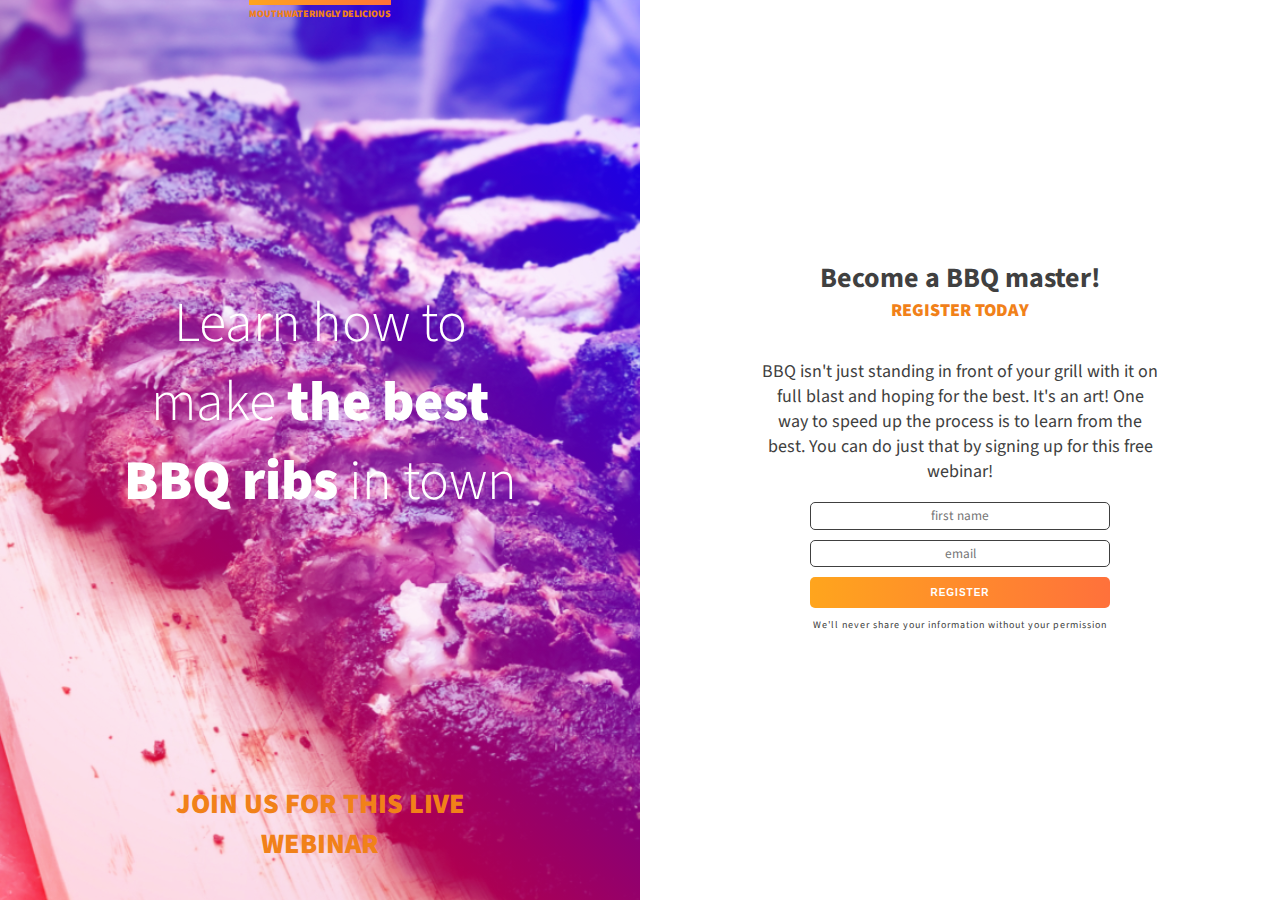
<file: BBQ_Splash_Page/index.html>
<!DOCTYPE html>
<html>
    <head>
        <title>Become a BBQ master!</title>
        <link href="https://fonts.googleapis.com/css?family=Source+Sans+Pro:300,400,900&display=swap" rel="stylesheet">
        <link href="style.css" rel="stylesheet">
    </head>
    <body>
        <div class="intro">
            <h1>Learn how to make <strong>the best BBQ ribs</strong> in town</h1>
            <p>Join us for this live webinar</p>
            <p class="top-text">Mouthwateringly delicious</p>
        </div>
        
        <div class="main-content">
            <h2>Become a BBQ master! </h2>
            <p>Register Today</p>
            <p>BBQ isn't just standing in front of your grill with it on full blast and hoping for the best. It's an art! One way to speed up the process is to learn from the best. You can do just that by signing up for this free webinar!</p>
            
            <form class="email-collector" action="#" method="POST">
                <input type="text" required placeholder="first name">
                <input type="email" required  placeholder="email">
                <button class="btn btn-primary" type="submit">Register</button>
            </form>
            
            <p class="fine-print">We'll never share your information without your permission</p>
        </div>
    </body>
</html>
</file>
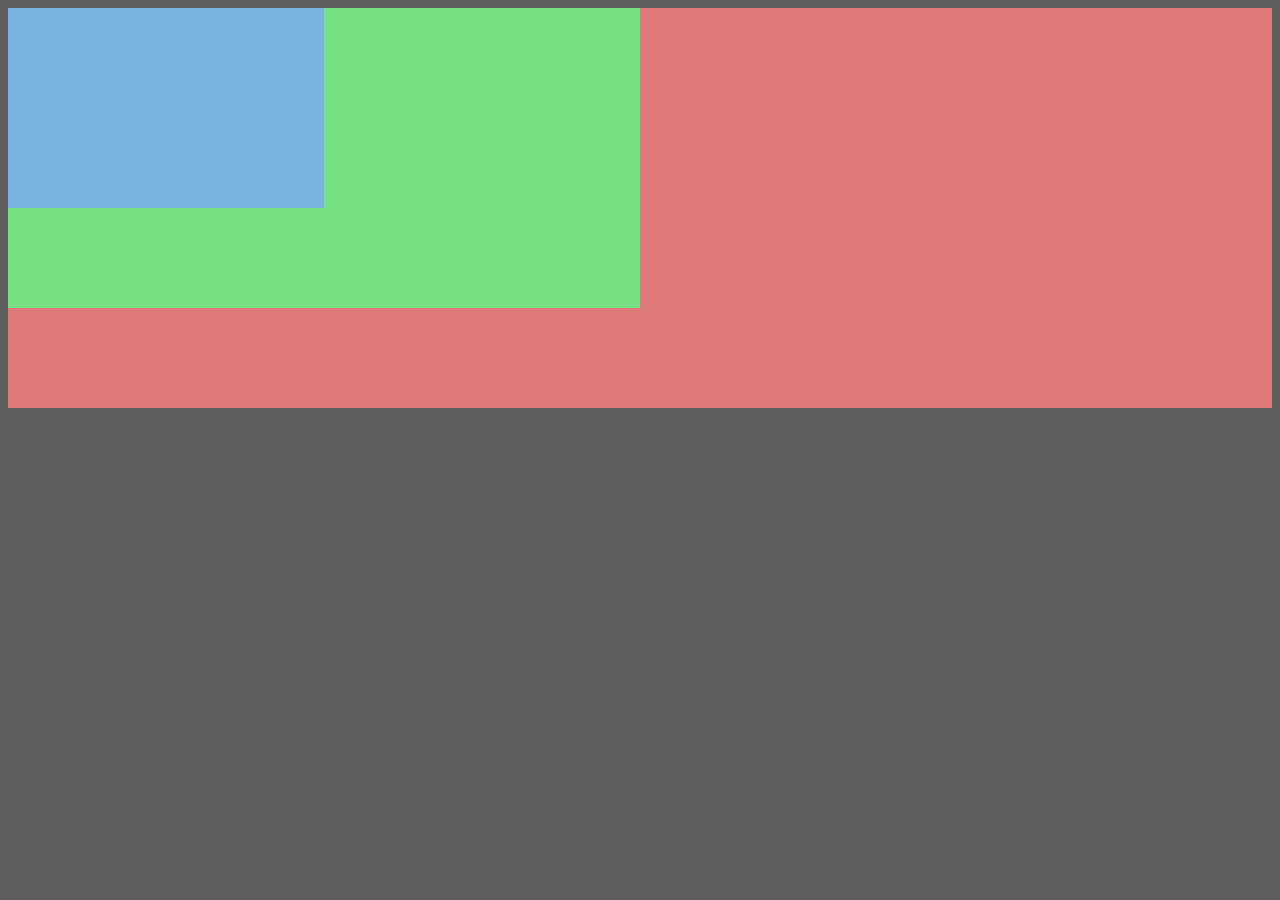
<file: CSS_Box/index.html>
<!DOCTYPE html>
<html>
<head>
	<link rel="stylesheet" type="text/css" href="styles.css">
	<title>CSS Challenge - Responsive Boxes</title>
</head>
<body>

<div class="box box-red">
	<div class="box box-green">
		<div class="box box-blue">
		</div>
	</div>
</div>

</body>
</html>
</file>
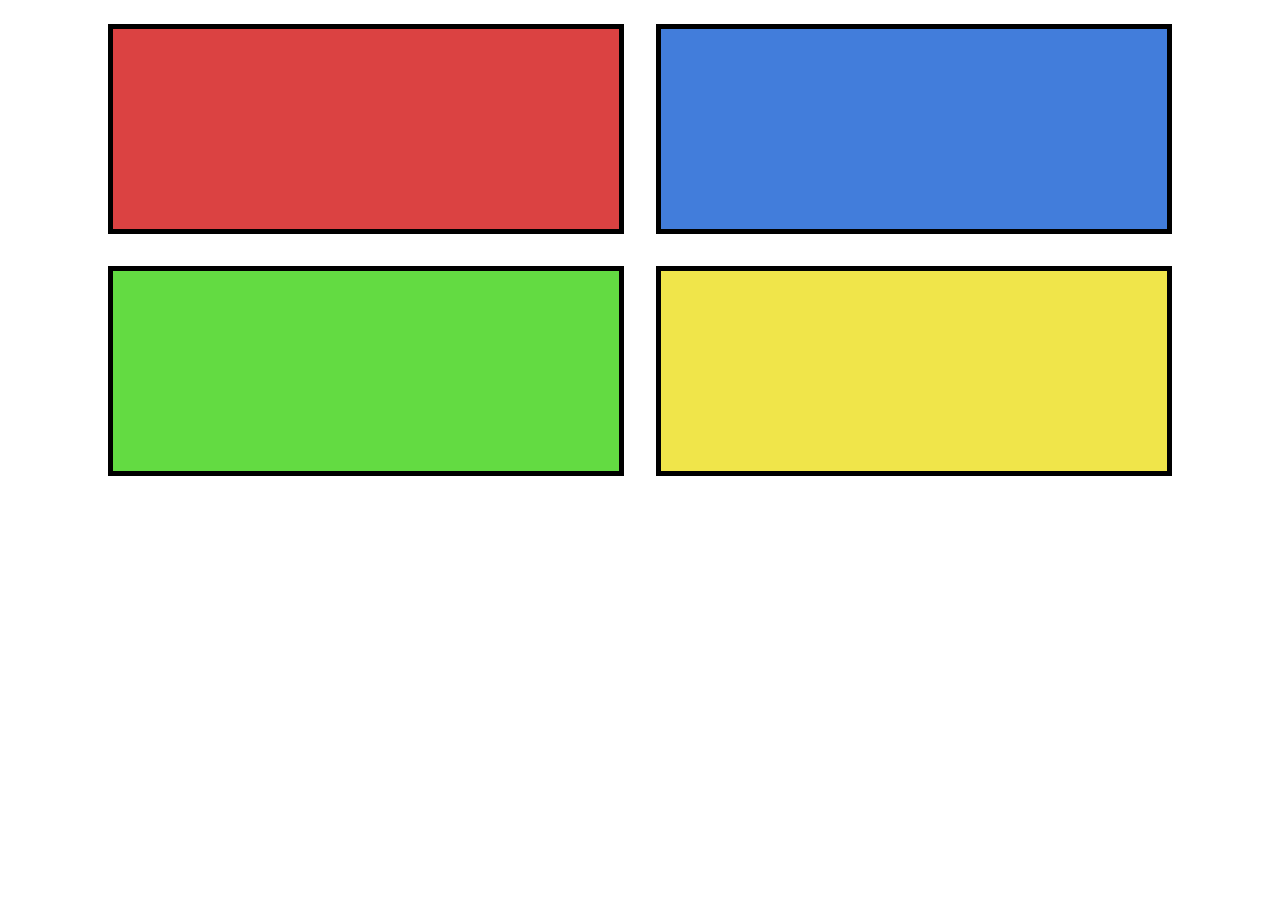
<file: Fix_Grid/index.html>
<!DOCTYPE html>
<html>
<head>
	<link rel="stylesheet" type="text/css" href="style.css">
	<title>CSS Challenge - Fix This Grid</title>
</head>
<body>

<div class="box box-red"></div>
<div class="box box-blue"></div>
<div class="box box-green"></div>
<div class="box box-yellow"></div>

</body>
</html>
</file>
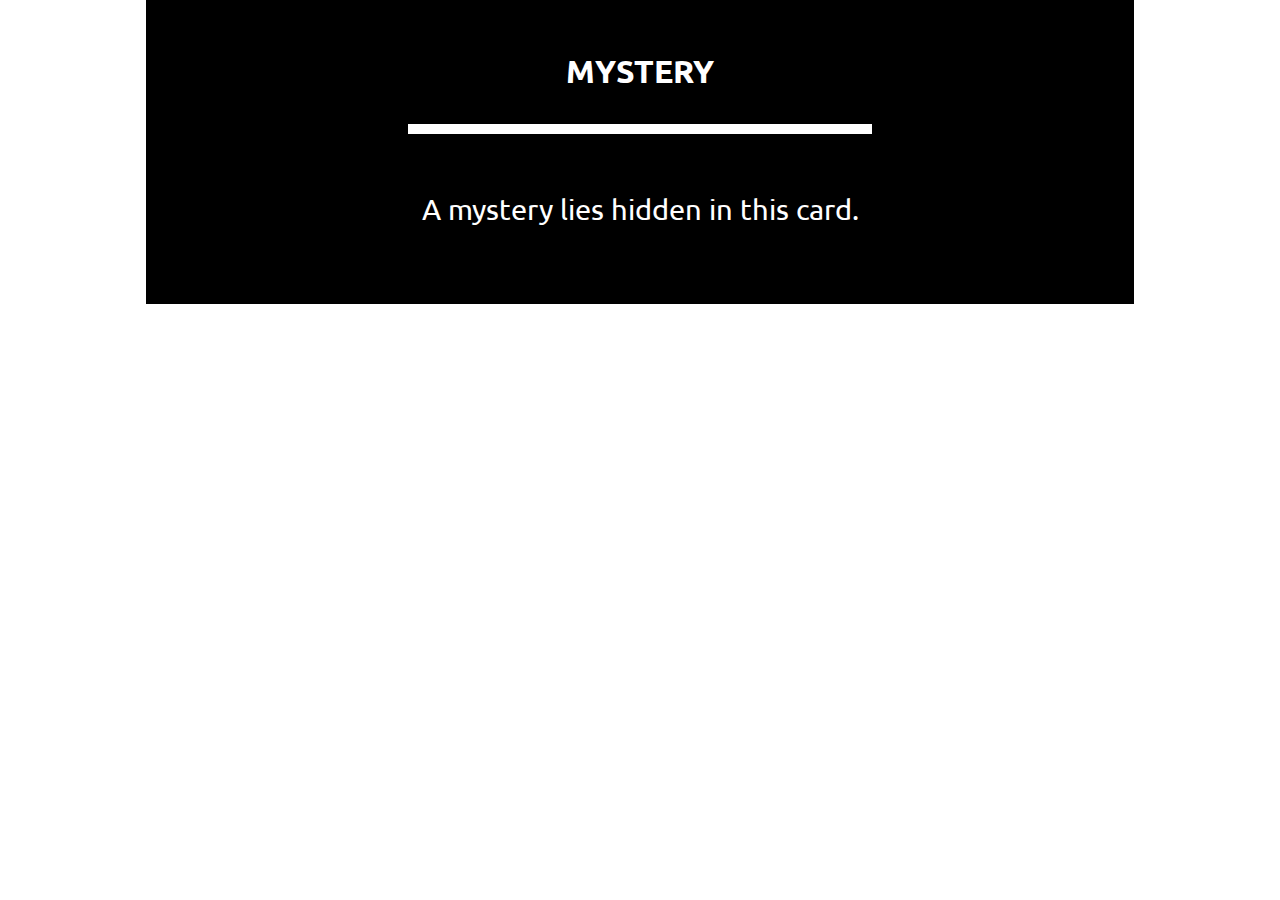
<file: Fix_The_Card/index.html>
<!DOCTYPE html>
<html>
<head>
	<link href="https://fonts.googleapis.com/css2?family=Ubuntu:wght@400;700&display=swap" rel="stylesheet">
	<link rel="stylesheet" type="text/css" href="style.css">
	<title>CSS Challenge - Fix This Card</title>
</head>
<body>
	<div class="card">
		<h1 class="title">Mystery</h1>
		<p class="text">A mystery lies hidden in this card.</p>
	</div>
</body>
</html>
</file>
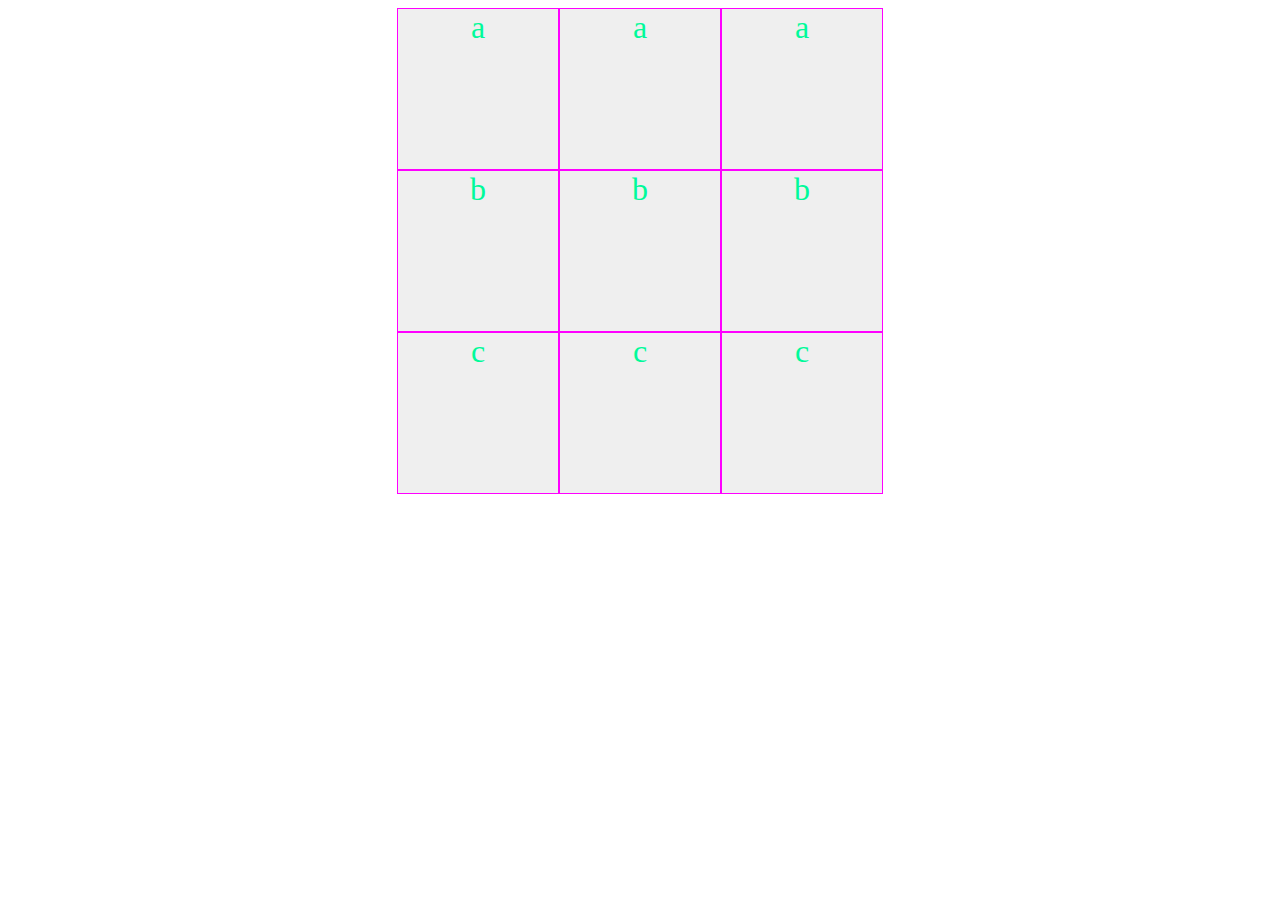
<file: myGames/index.html>
<!DOCTYPE html>
<html>
    <head>
        <title>My New Game</title>
        <link href="style.css" rel="stylesheet">
    </head>
    <body>
        <div class="box">
            <div class="row">
                <div class="col">
                    a
                </div>
                <div class="col">
                    b
                </div>
                <div class="col">
                    c
                </div>
            </div>
            <div class="row">
                <div class="col">
                    a
                </div>
                <div class="col">
                    b
                </div>
                <div class="col">
                    c
                </div>
            </div>
            <div class="row">
                <div class="col">
                    a
                </div>
                <div class="col">
                    b
                </div>
                <div class="col">
                    c
                </div>
            </div>
        </div>   
    </body>
</html>
</file>
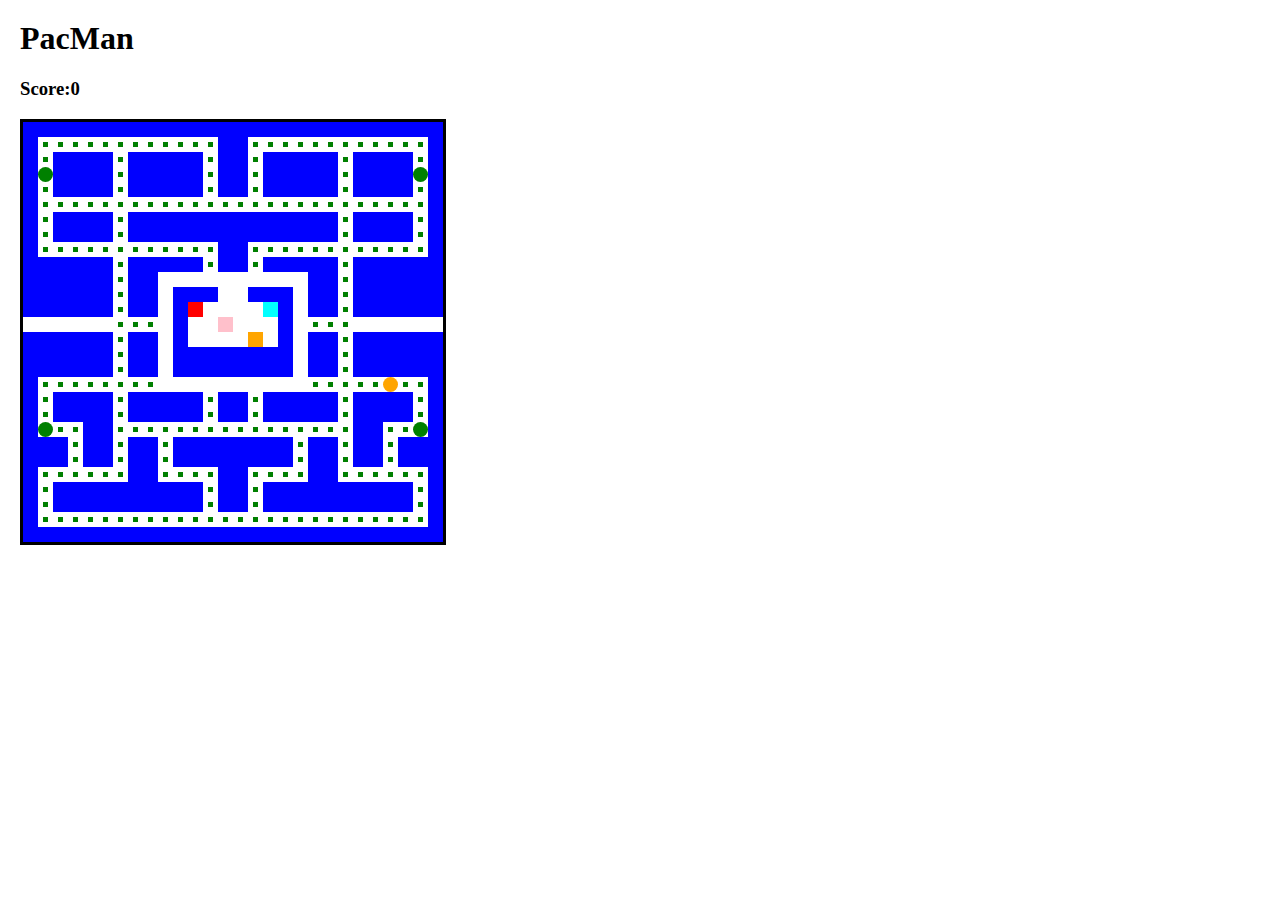
<file: Pacman_Game/index.html>
<html>
	<head>
		<link href="index.css" rel="stylesheet">
	</head>
	<body>
		<h1>PacMan</h1>
		<h3>Score:<span id="score"></span></h3>
		<div class="grid"></div>
		<script src = "index.js"></script>
	</body>
</html>
</file>
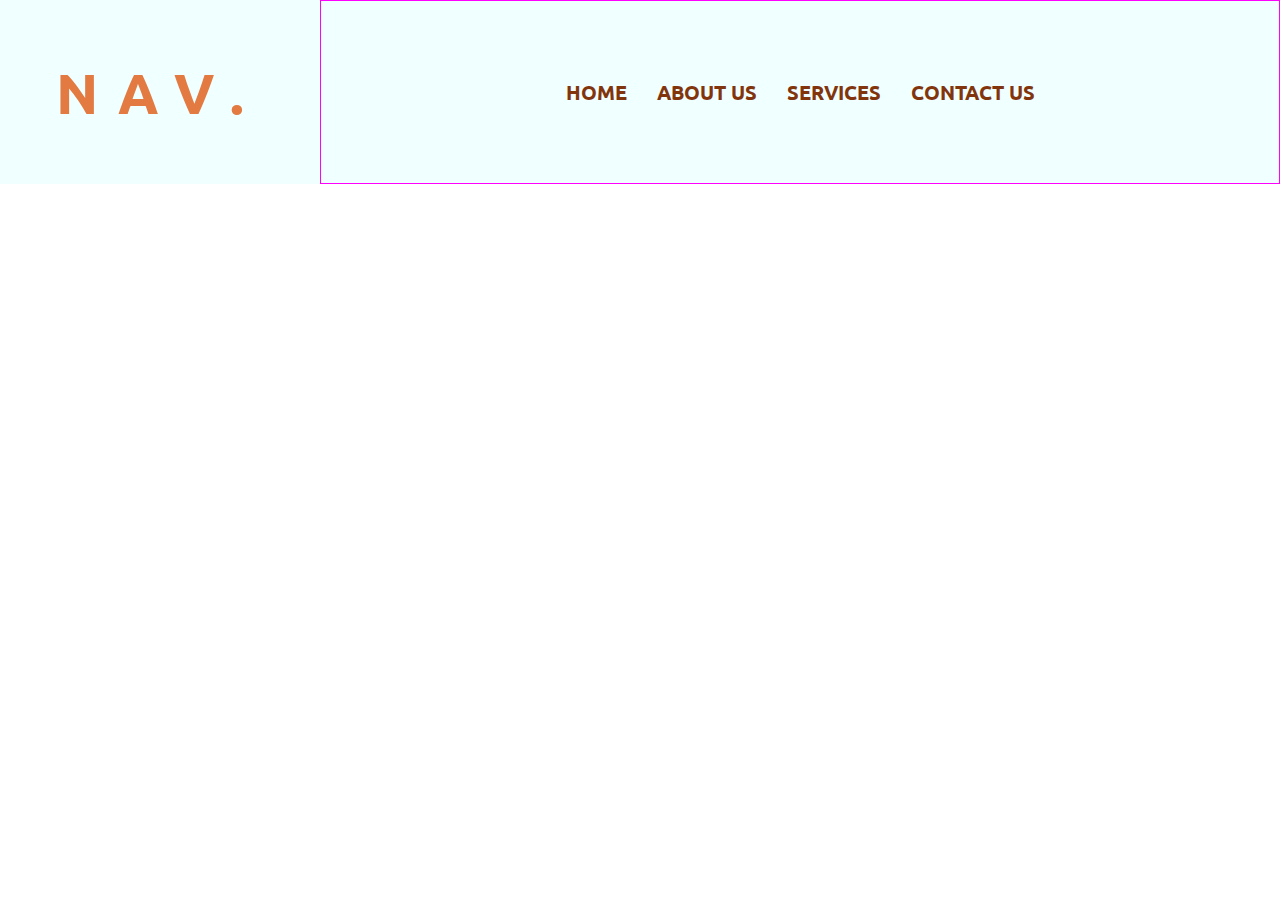
<file: ResponsiveNav/index.html>
<!DOCTYPE html>
<html>
<head>
	<link href="https://fonts.googleapis.com/css2?family=Lora:wght@400;700&family=Ubuntu:wght@400;700&display=swap" rel="stylesheet">
	<link rel="stylesheet" type="text/css" href="style.css">
	<meta content="width=device-width, initial-scale=1" name="viewport" />
	<title>CSS Challenge - Navbar</title>
</head>
<body>

<div class="nav">
	<h1 class="title">Nav.</h1>
	<div class="links">
		<a class="link" href="#">Home</a>
		<a class="link" href="#">About Us</a>
		<a class="link" href="#">Services</a>
		<a class="link" href="#">Contact Us</a>
	</div>
</div>

</body>
</html>
</file>
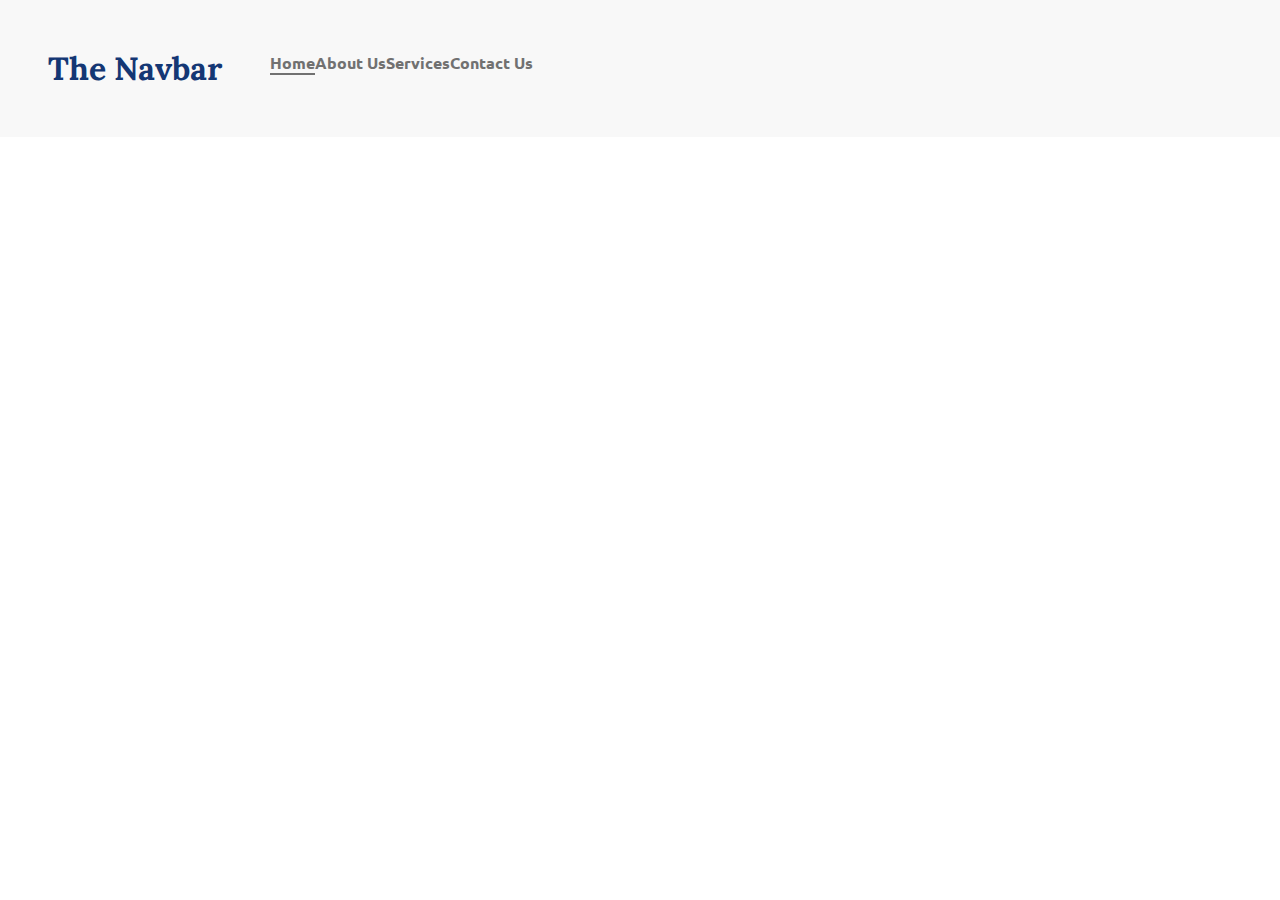
<file: ResponsiveNavbar/index.html>
<!DOCTYPE html>
<html>
<head>
	<link href="https://fonts.googleapis.com/css2?family=Lora:wght@400;700&family=Ubuntu:wght@400;700&display=swap" rel="stylesheet">
	<link rel="stylesheet" type="text/css" href="style.css">
	<meta content="width=device-width, initial-scale=1" name="viewport" />
	<title>CSS Challenge - Navbar</title>
</head>
<body>

<div class="nav">
	<h1 class="title">The Navbar</h1>
	<div class="links">
		<a class="link" href="#">Home</a>
		<a class="link" href="#">About Us</a>
		<a class="link" href="#">Services</a>
		<a class="link" href="#">Contact Us</a>
	</div>
</div>

</body>
</html>
</file>
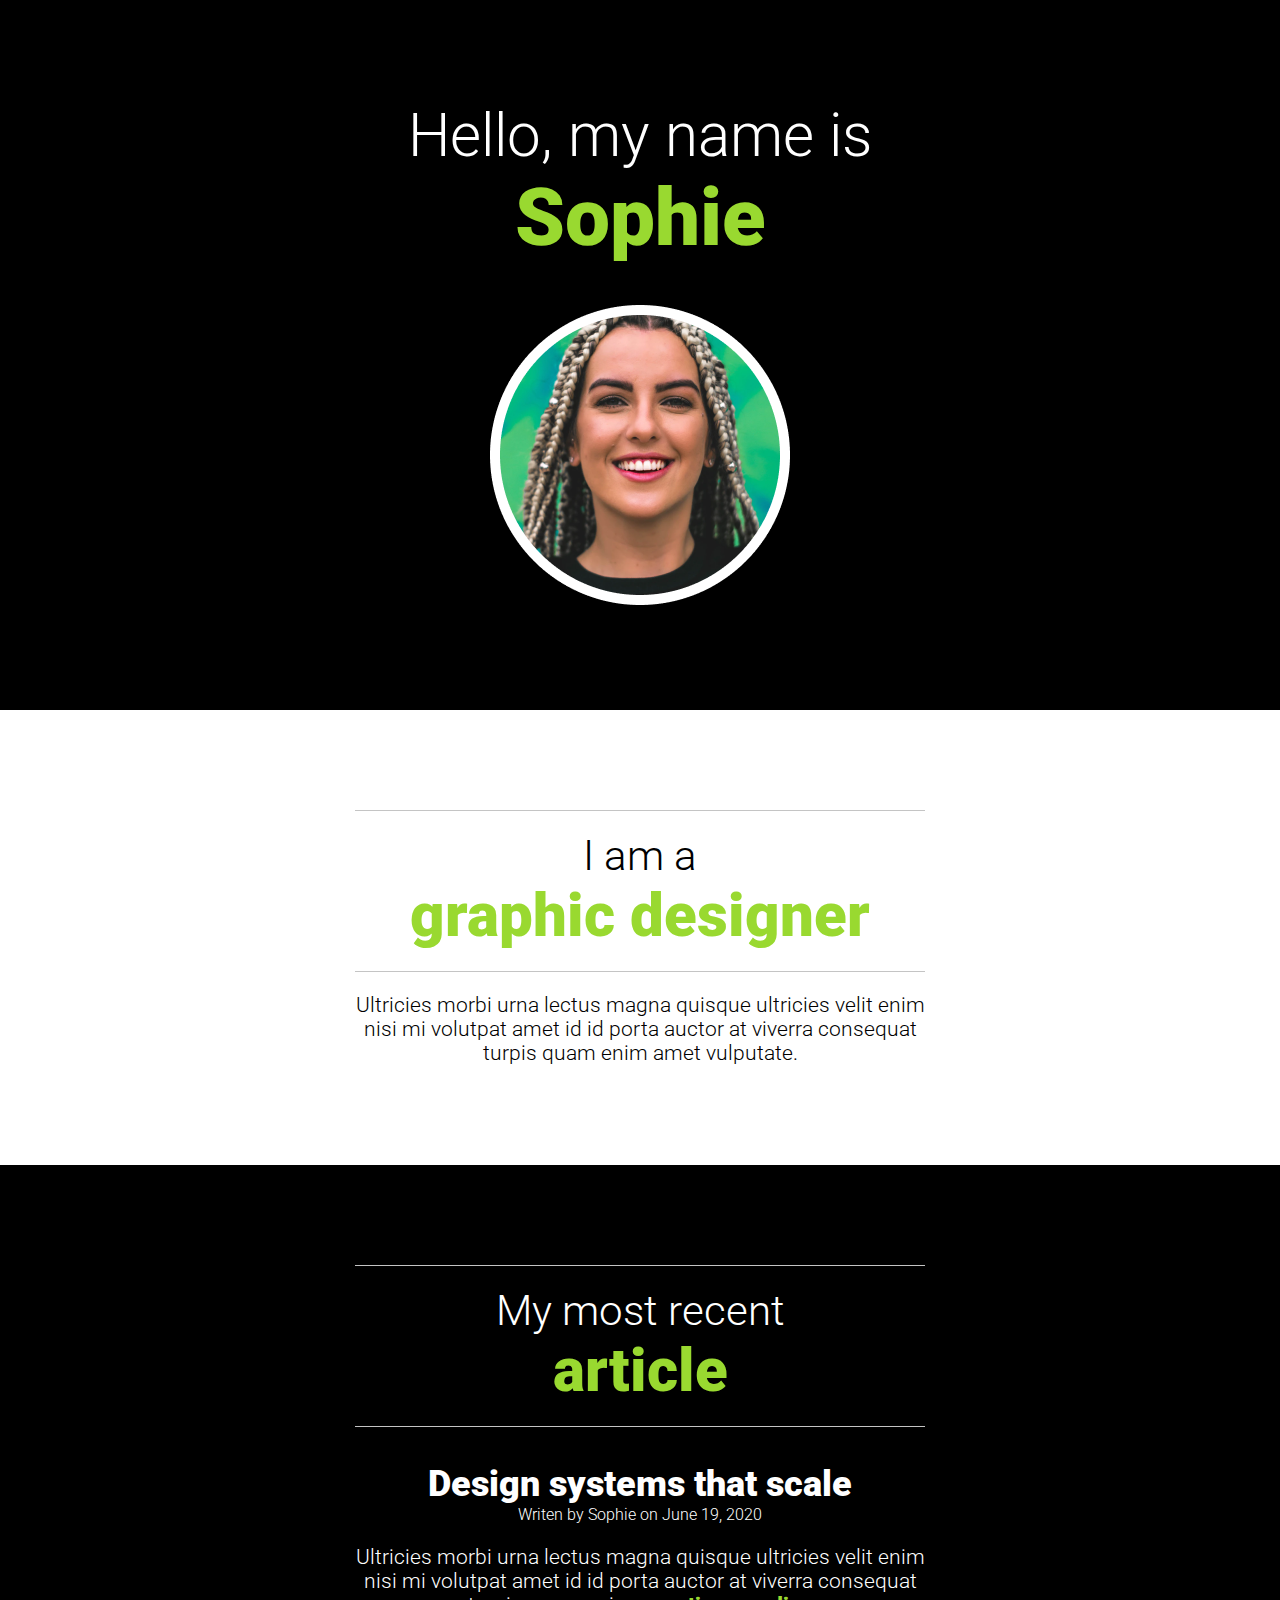
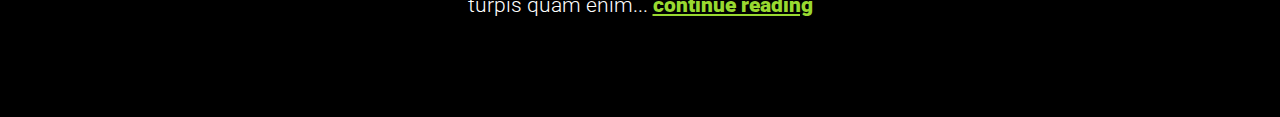
<file: SettigUpTheLayout/index.html>
<!DOCTYPE html>
<html>
    <head>
        <link rel="stylesheet" href="index.css">
        <title>HTML & CSS Fundamentals | Challenges</title>
    </head>
    <body>
        <div class="row inverse">
            <div class="container">
                <h1>Hello, my name is <span class="bold-text">Sophie</span></h1>
                <img src="sophie.png" alt="sophie.png" />
            </div>
        </div>

        <div class="row">
            <div class="container">
                <h2>I am a <span class="bold-text">graphic designer</span></h2>
                <p>Ultricies morbi urna lectus magna quisque ultricies velit enim nisi mi volutpat amet id id porta auctor at viverra consequat turpis quam enim amet vulputate.</p>
            </div>
        </div>

        <div class="row inverse" >
            <div class="container">
                <h2>My most recent <span class="bold-text">article</span></h2>
                <article>
                    <h3>Design systems that scale</h3>
                    <p class="small">Writen by Sophie on June 19, 2020</p>
                    <p>Ultricies morbi urna lectus magna quisque ultricies velit enim nisi mi volutpat amet id id porta auctor at viverra consequat turpis quam enim... <a href="#">continue reading</a></p>    
                </article>
            </div>
        </div>
        
    </body>
</html>
</file>
<file: BBQ_Splash_Page/style.css>
/*  font-family: 'Source Sans Pro', sans-serif;  */

* {
    box-sizing: border-box;
}

body {
    margin: 0;
    font-family: 'Source Sans Pro', sans-serif; 
    font-size: 1rem;
    color: #404040;
    text-align: center;
}


/* =================
   Typography 
   ================= */

h1 {
    font-size: 2.25rem;
    font-weight: 300;
    color: #fff;
    margin: 0;
}

h1 + p {
    color: #F18119;
    font-weight: 900;
    font-size: 1.3125rem;
    text-transform: uppercase;
    margin: 0;
}

h2 {
    font-size: 1.3125rem;
    margin: 0;
}

h2 + p {
    font-weight: 900;
    color: #F18119;
    margin-top: 0;
    text-transform: uppercase;
}

.top-text {
    font-size: 0.625rem;
    margin: 0;
    padding-top: 2px;
    color: #F18119;
    font-weight: 900;
    text-transform: uppercase;
    order: -1;
    border-top: 5px solid #F18119;
    border-image: linear-gradient(to left, #ff713b, #ffa51d) 1;
}

.fine-print {
    font-size: 0.625rem;
    letter-spacing: 1px;
}

strong { font-weight: 900; }


/* =================
   Intro section 
   ================= */
   
.intro {
    background-image: url(images/ribs.jpg), linear-gradient(45deg,red, blue);
    /* background-color: #ff0000; */
    background-blend-mode: screen;
    background-size: cover;
    background-position: center;
    padding: 0 .5em 2em;
    display: flex;
    flex-direction: column;
    justify-content: space-between;
    min-height: 50vh;
}


/* =================
   main-content section 
   ================= */
   
.main-content {
    padding: 2em 1em;
}



.intro > *,
.main-content > * {
    max-width: 400px;
    margin-left: auto;
    margin-right: auto;
}


/* =================
   form
   ================= */
   
.email-collector {
    width: 80%;
    max-width: 300px;
}

input,
.btn {
    width: 100%;
    border-radius: 5px;
}

input {
    font-family: inherit;
    text-align: inherit;
    margin-bottom: .75em;
    padding: .25em;
    border: 1px solid #404040;
    transform: scale(1);
    transition: transform 250ms;
}

input:focus {
    transform: scale(1.1);
}

.btn {
    display: inline-block;
    padding: 1em 1.5em;
    font-size: 0.625rem;
    text-transform: uppercase;
    font-weight: 900;
    letter-spacing: 1px;
    border: 0;
    cursor: pointer;
}

.btn-primary {
    background-image: linear-gradient(to left, #FF713B, #FFA51D);
    color: white;
    transform: scale(1);
    transition: transform 250ms;
}

.btn-primary:hover,
.btn-primary:focus {
    transform: scale(1.1);
}

/* =================
   media queries 
   ================= */
   
@media (min-width: 500px) {
    body {
        font-size: 1.125rem;
        display: flex;
    }
    
    h1 {
        font-size: 3.5rem;
    }
    
    h2,
    h1 + p {
        font-size: 1.75rem;
    }
    
    .intro,
    .main-content {
        width: 50%;
        min-height: 100vh;
    }
    
    .main-content {
        display: flex;
        flex-direction: column;
        justify-content: center;
    }
}
</file>
<file: CSS_Box/styles.css>
/* DON'T TOUCH THIS! */

body {
	background: #5e5e5e;
}

.box-red {
	width: 400px;
	background: #e07979;
	height: 400px;
}

.box-green {
	width: 300px;
	background: #77e083;
	height: 300px;
}

.box-blue {
	width: 200px;
	background: #77b4e0;
	height: 200px;
}
/* DON'T TOUCH THIS! */

/* ==========================
	Write your solution here!
   ========================== */
.box-red {
	width: 100%;
}

.box-green {
	width: 50%;
}

.box-blue {
	width: 50%;
}
   /* **Challenge**:
Make it so that the red box always takes up the full width of the page, the green box takes up half the width, 
and the blue box takes up a quarter of the width.

**Hints:**
 - Use the % unit
 - Think about how the % unit works!

**Topics Covered:**
 - Responsive Units */
</file>
<file: Fix_Grid/style.css>
/* DON'T TOUCH THIS! */
body {
	display: flex;
	align-items: center;
	flex-direction: column;

}

.box {
	width: 40%;
	min-height: 200px;
	margin: 1em;
	border: 5px solid black;
}

.box-red {
	background: #db4242;
}

.box-blue {
	background: #427ddb;
}

.box-green {
	background: #63db42;
}

.box-yellow {
	background: #f0e54a;
}
/* DON'T TOUCH THIS! */

/* ==========================
	Write your solution here!
   ========================== */
body {
	flex-flow: row wrap;
	justify-content: center;
}
</file>
<file: Fix_The_Card/style.css>
/* DON'T TOUCH THIS! */

body {
	color: white;
	font-family: 'Ubuntu', sans-serif;
	text-align: center;
	margin: 0;
}

.card {
	width: 100%;
	background: black;
	padding: 30px;
}

.text {
	font-size: 20px;
	padding: 20px;
}
.title {
	text-transform: uppercase;
	border-bottom: 10px solid white;
	padding: 10px;
	width: 400px;
	margin: 0 auto;
}
/* DON'T TOUCH THIS! */

/* ==========================
	Write your solution here!
   ========================== */

   .card {
	   margin: 0 auto;
	padding: 1.2em;
max-width: 950px;
	/* padding: 30px; */
}
.text {
	font-size: 1.8rem;
	padding: 1em;
}

.title {
	padding: 1em;

}
</file>
<file: myGames/style.css>
.box{
    display: flex;
    justify-content: center;
    align-items: center;
}
.col{
    border: 1px solid magenta;
    width: 10rem;
    height: 10rem;
    background-color: #efefef;
    font-size: 2rem;
    text-align: center;
    padding: auto;
    transition: 1000ms;
    color: mediumspringgreen;
}
.col:hover{
    transform: scale(1.1);
    
}
</file>
<file: Pacman_Game/index.css>
body{
    margin: 10px;
    padding: 10px;
}

.grid{
    height: 420px;
    width: 420px;
    border: solid black;
    display: flex;
    flex-wrap: wrap;
}

.grid div{
    height: 15px;
    width: 15px;
}

.pac-dots{
    background-color: green;
    border: 5px solid white;
    box-sizing: border-box;
}

.wall{
    background-color: blue;
}

.power-pellet{
    background-color: green;
    border-radius: 7.5px;

}

.pacman{
    background-color: orange;
    border-radius: 7.5px;
    border: none;
}
.controller{
    margin: 2em 0 0;
    width: 50%;
    background-color: palegreen;
    border: 1px solid red;
}

.controller div{
    font-size: 6rem;
}
.left:hover, .up:hover, .down:hover, .right:hover{
    cursor: pointer;
}
.controller .up, .controller .down{
    text-align: center;
}
.controller .inline{
    display: flex;
    justify-content: space-between;
}

.blinky{
    background-color: red;
    border: none;
}
.inky{
    background-color: aqua;
    border: none;
}
.pinky{
    background-color: pink;
    border: none;
}
.clyde{
    background-color: orange;
    border: none;
}

.scared-ghost{
    background-color: aquamarine;
    border: none;
}
</file>
<file: ResponsiveNav/style.css>
/* **Challenge**:
Your main goal is to fix the given navigation bar so that the menu items appear centered. They also have to be placed in a column on small devices, while they will be placed in a row next to the main logo on larger ones.

**Hints:**
 - Use Flexbox
 - Use Media Queries
 - Remember responsive units

**Topics Covered:**
 - Flexbox
 - Media Queries
 - Responsive Units */

 /* DON'T TOUCH THIS! */
body {
	margin: 0;
}

.nav {
	min-height: 150px;
	background: #f0ffff;
	margin: 0;
	text-align: center;
}

.title {
	font-family: 'Ubuntu', sans-serif;
	text-transform: uppercase;
	letter-spacing: 20px;
	color: #e37a42;
	font-size: 3.5rem;
	margin: 1em;
}

.links {
	width: 60%;
	margin: 1em;
}

.link {
	text-decoration: none;
	text-transform: uppercase;
	color: #82350c;
	font-family: 'Ubuntu', sans-serif;
	font-weight: 800;
	font-size: 1.25rem;
	margin: 0.75em;

}

.link-selected {
	text-decoration: underline;
}

/* DON'T TOUCH THIS! */

/* ==========================
	Write your solution here!
   ========================== */
.title{
	margin: 0;
	padding: 1em;
}
   .links{
	   border: 1px solid magenta;
	   margin: 0;
	   display: flex;
	   flex-direction: column;
	   justify-content: center;
	   width: 100%;
   }

@media (min-width: 600px){
	.nav{
		display: flex;
	}
	.links{
		flex-direction: row;
		align-items: center;
	}
}
</file>
<file: ResponsiveNavbar/style.css>
/* **Challenge**:
Your main goal is to take the given raw HTML and turn it into a fully functioning navbar with responsive design included.

**Hints:**
 - Remember to use responsive units!
 - Flexbox & Media Queries will help with structure.

**Topics Covered:**
 - Flexbox
 - Media Queries
 - Responsive Units
 - Responsive Typography
 - Colors
 - Fonts

**Other Information**:
 - Header text color: #143774
 - Navbar background color: #F8F8F8
 - Header font: Lora
 - Link font: Ubuntu
 - Link text color: #717171 */

body{
	margin: 0;
	font-family: Ubuntu;
}

.nav{
	background-color: #F8F8F8;
}
.title{
	font-family: Lora;
	color: #143774;
	text-align: center;
	margin: 0;
	padding: 1.5em;
}
.links{
	display:  flex;
	flex-direction: column;
	justify-content: space-evenly;
}
.link{
	margin-bottom: 10px;

}
.links a:link{
	color: #717171;
	text-decoration: none;
	font-weight: 700;
}
.link:first-child{
	border-bottom: 2px solid #717171;
}
.links a:hover, a:focus{
	color: orange;
}

@media (min-width: 600px){
	.nav{
		display: flex;
		align-items: center;
	}
	.links{
		flex-direction: row;
	}
}
</file>
<file: SettigUpTheLayout/index.css>
@import url('https://fonts.googleapis.com/css2?family=Roboto:wght@300;900&display=swap');
html, body {
    margin: 0;
    padding: 0;
    font-family: 'Roboto', sans-serif;
    font-size: 21px;
    font-weight: 300;
}

h1{
    font-size: 60px;
    font-weight: 300;
    margin-top: 0;
}
.bold-text{
    font-weight: 900;
    display: block;
    margin-top: 0;

}
h1 .bold-text{
    font-size: 80px;
    /* margin: 0; */

}
h2{
    font-size: 42px;
    font-weight: 300;
    margin-top: 0;
    border-top: 1px solid #c4c4c4;
    border-bottom: 1px solid #c4c4c4;
    padding: 20px 0;
    margin-bottom: 20px;
}
h2 .bold-text{
    font-size: 60px;
}
h3{
    font-size: 36px;
    font-weight: 900;
    margin-bottom: 0;
}
p{
    margin-bottom: 0;
}
.small{
    font-size: 16px;
    font-weight: 300;
    margin-top: 0;
}

.container{
    text-align: center;
    width: 570px;
    margin: 0 auto;
}

a{
    color: #99d930;
    font-weight: 900;
}
a:hover, a:focus{
    color: #131313;
}
.row{
    padding-top: 100px;
    padding-bottom: 100px;
    /* border: 1px solid magenta; */
    /* background-color: #ffeaea; */
}
.row:last-child{
    padding-bottom: 100px;
    /* background-color: #eaf9ff; */
}
/* .row:first-child{
    background-color: #d7d7d7;

} */
.inverse{
    background-color: #000;
    color: white;
}

.btn{
    background-color: #99d930;
    padding: 20px 50px;
    margin: 20px;
    border: none;
    font-weight: 900;
    font-size: 25px;
    display: inline-block;
    color: #000;
    text-decoration: none;
}
.btn:hover, .btn:focus{
    background-color: #252525;
    color: #fff;
}

.row:last-child .btn:hover, .row:last-child .btn:focus{
    background-color: #fff;
    color: #252525;
}

.bold-text{
    color: #99d930;
}
</file>
